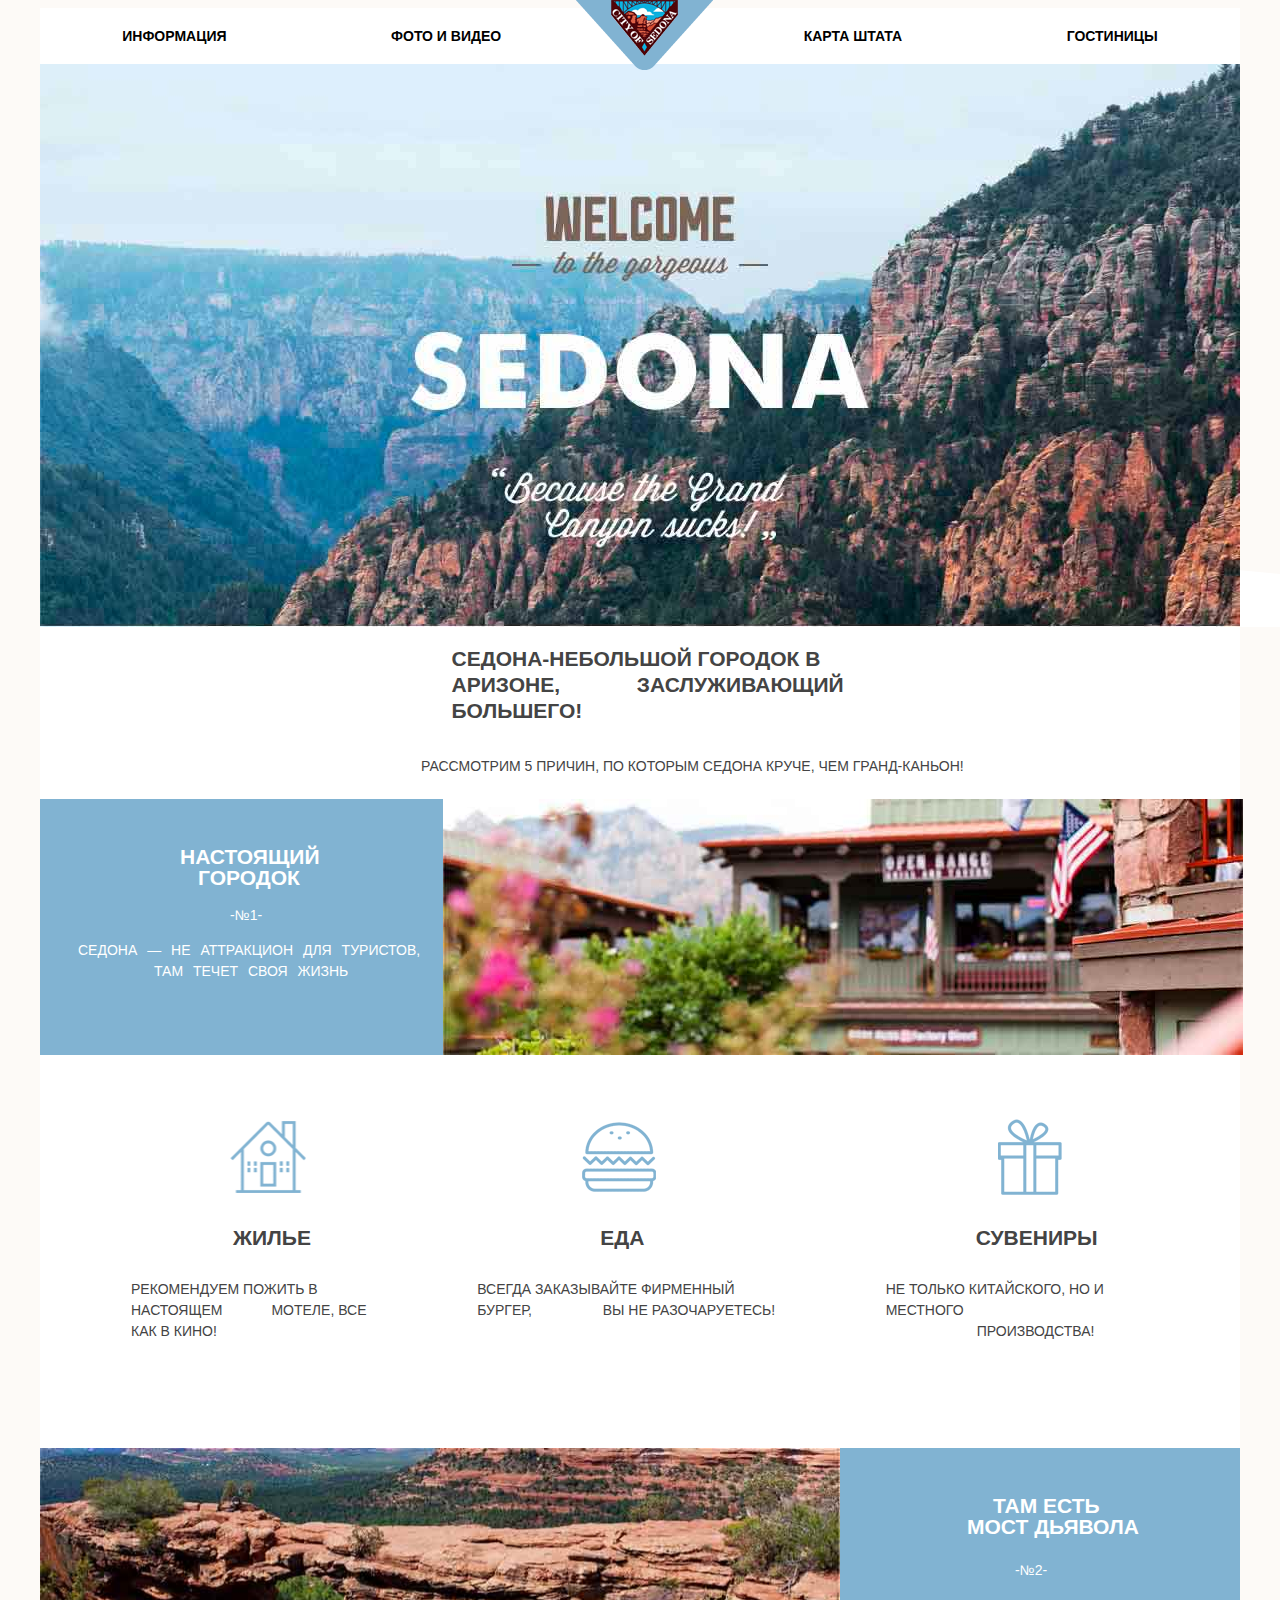
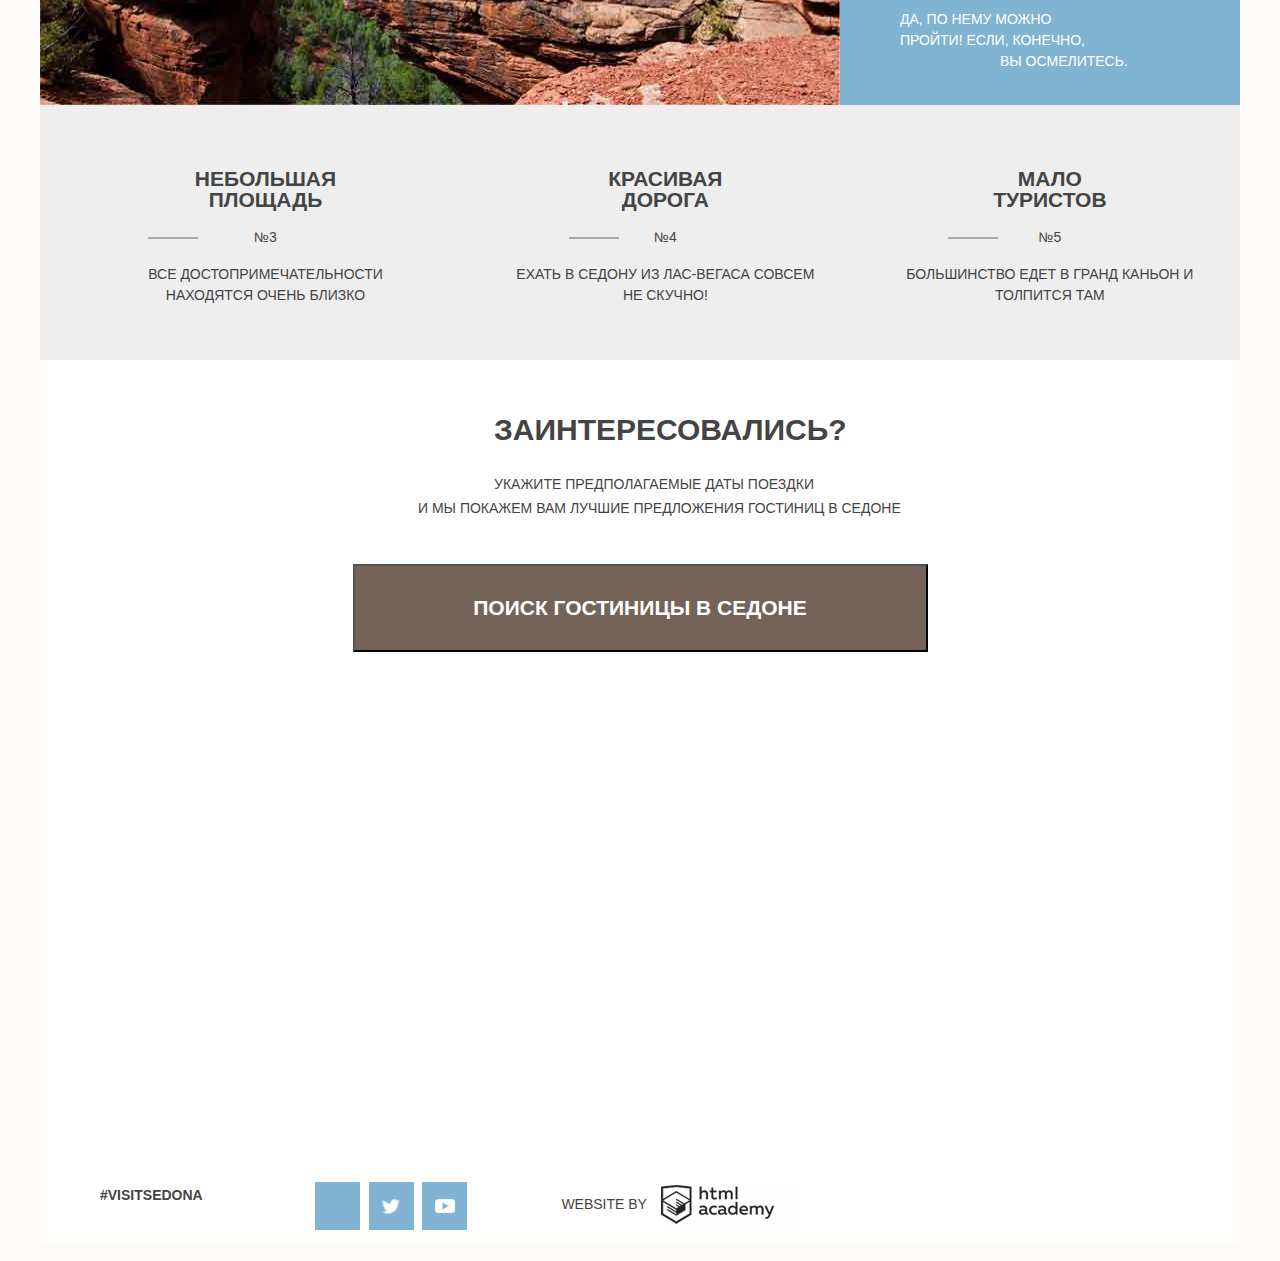
<file: index.html>
<!DOCTYPE html>
<html lang="ru">
<head>
    <link href="css/main-sedona.css" rel="stylesheet">
    <meta charset="utf-8">
    <title>HTML Academy: Седона</title>
    <script language="javascript" charset="utf-8" src="js/script.js" async type="text/javascript"></script>
</head>
<body>
    <header class="main-header">
        <div class="container">
            <nav class="main-navigation">
                <ul class="sedona-items">
                    <li> 
                      <a href="#">Информация</a> 
                     </li>
                    <li> 
                       <a href="#">Фото и видео</a>
                    </li>
                    <li> 
                      <a href="#">Карта штата</a> 
                    </li>
                    <li> 
                      <a href="#">Гостиницы</a>
                    </li>
                </ul>
            </nav>
        </div>
    </header>
    <main class="container">
        <div class="sedona-welcome">
            <img src="img/welcome.jpg" width = "1200"  width="100%" alt="Седона">
        </div>
        <div class="feature-item">
            <div class="features-description">
                <h1 class="features-title">Седона-небольшой городок в Аризоне, <span>заслуживающий большего!</span></h1>
                <p>Рассмотрим 5 причин, по которым седона круче, чем Гранд-Каньон!</p>
            </div>
         </div>
            <div class="features-facts">
                <div class="features-fact-left">
                    <b class="features-fact-name">Настоящий <span>городок</span></b>
                    <p><span>-</span>№1<span>-</span></p>
                    <p>Седона &mdash; не аттракцион для туристов, <span>там течет своя жизнь</span></p>
                </div>
                <div class="features-fact-right">
                </div>
            </div>
            <div class="features-describe">
                <section class="section house-section">
                    <div class="image house-image">
                    </div>
                    <h2 class="house-describe-title">Жилье</h2>
                    <p class="house-desсription">Рекомендуем пожить в настоящем <span>мотеле, все как в кино!</span></p>
                </section>
                <section class="section food-section"> 
                    <div class="image food-image">
                    </div>
                    <h2 class="food-description-title">Еда</h2>
                    <p>Всегда заказывайте фирменный бургер, <span>вы не разочаруетесь!</span></p>
                </section>
                <section class="section souvenirs-section">
                     <div class="image souvenirs-image">
                    </div>
                    <h2 class="souvenirs-description-title">Сувениры</h2>
                    <p class="souvenirs-description">Не только китайского, но и местного <span>производства!</span></p>
                </section>
            </div>
        <div class="features-fact two">
            <div class="features-fact-left">
                <img src="img/fact_2.jpg" width="800px" height="257px" width="100%" alt="Мост Дьявола">
            </div>
            <div class="features-fact-right">
                <b class="features-fact-name"><span>Там есть</span><span>мост дьявола</span></b>
                <p><span>-</span>№2<span>-</span></p>
                <p><span>Да, по нему можно</span> <span> пройти! Если, конечно,</span><span class="strong">вы осмелитесь.</span></p>
            </div>
        </div>
        <div class="features-advantages">
            <ul class="features-advantages-describe">
                <li>
                    <h2 class="fact-title">Небольшая <span>площадь</span></h2>
                    <div class="fact-number">
                    <p>№3</p>
                    </div>
                    <p class="fact-description">Все достопримечательности <span>находятся очень близко</span></p>
                </li>
                <li>
                    <h2 class="fact-title">Красивая <span>дорога</span></h2>
                    <div class="fact-number">
                    <p>№4</p>
                    </div>
                    <p class="fact-description">Ехать в Седону из Лас-Вегаса совсем <span>не скучно!</span></p>
                </li>
                <li>
                    <h2 class="fact-title">Мало <span>туристов</span></h2>
                    <div class="fact-number">
                    <p>№5</p>
                    </div>
                    <p class="fact-description">Большинство едет в Гранд Каньон и <span>толпится там</span></p>
                </li>
            </ul>
        </div>
        <div class="pre-searchform">
            <h2 class="pre-searchform-title">Заинтересовались?</h2>
            <p class="pre-searchform-description">Укажите предполагаемые даты поездки <span>и мы покажем вам лучшие предложения гостиниц в Седоне</span></p>
            <button type="button" class="searchform-btn">Поиск гостиницы в Седоне</button>
            <div class="modal-content">
                <form class="date-form" action="https//htmlacademy.ru">
                    <label for="checkin-form">
                         Дата заезда:
                        <input type="date-select-form" name="date-select-form" id="checkin-form" value="24 апреля 2016">
                    </label>
                    <label for="checkout-form">
                        Дата выезда:
                        <input type="text" name="date-select-form" id="checkout-form" value="4 июля 2016">
                    </label>
                    <div class="number-of-adults">
                        <label for="adults-value">
                            Взрослые:
                            <div class="custom-form">
                                <a class="sprite sprite-minus"></a>
                                <input type="text" value="1" size="4" max="7" name="people-value" id="adults-value">
                                <a class="sprite sprite-plus"></a>
                            </div>
                        </label>
                    </div>
                    <div class="number-of-kids">
                        <label for="kids-value">
                            Дети:
                            <div class="custom-form">
                                <a class="sprite sprite-minus"></a>
                                <input type="text" value="0" size="5" max="5" name="people-value" id="kids-value">
                                <a class="sprite sprite-plus"></a>
                            </div>
                        </label>
                    </div>
                <a class="btn-modal" href="#"><span>Найти</span></a>
                </form>
            </div>
        </div>
        <div class="map-image">
            <iframe src="https://www.google.com/maps/embed?pb=!1m18!1m12!1m3!1d10208.299162354346!2d-112.06443946604136!3d34.75754343318087!2m3!1f0!2f0!3f0!3m2!1i1024!2i768!4f13.1!3m3!1m2!1s0x0%3A0xd8af3d0583924b16!2sChateau+Tumbleweed+Winery+%26+Tasting+Room!5e0!3m2!1sru!2sru!4v1501491346886" width="100%" height="475" frameborder="0" style="border:0" allowfullscreen></iframe>
        </div>
    </main>
    <footer class="main-footer">
        <div class="container">
            <section class="footer-hashtags">
                <p>#VISITSEDONA</p>
            </section>
            <section class="footer-social">
                <a class="social-btn social-btn-vk" href="#">Твиттер</a>
                <a class="social-btn social-btn-twitter" href="#">Фейсбук</a>
                <a class="social-btn social-btn-youtube" href="#">Ютуб</a>
            </section>
            <section class="footer-copyright">
                <p>Website by</p>
                <a class="btn" href="https://htmlacademy.ru">HTML Academy</a>
            </section>
        </div>
    </footer>
</body>
</html>
</file>
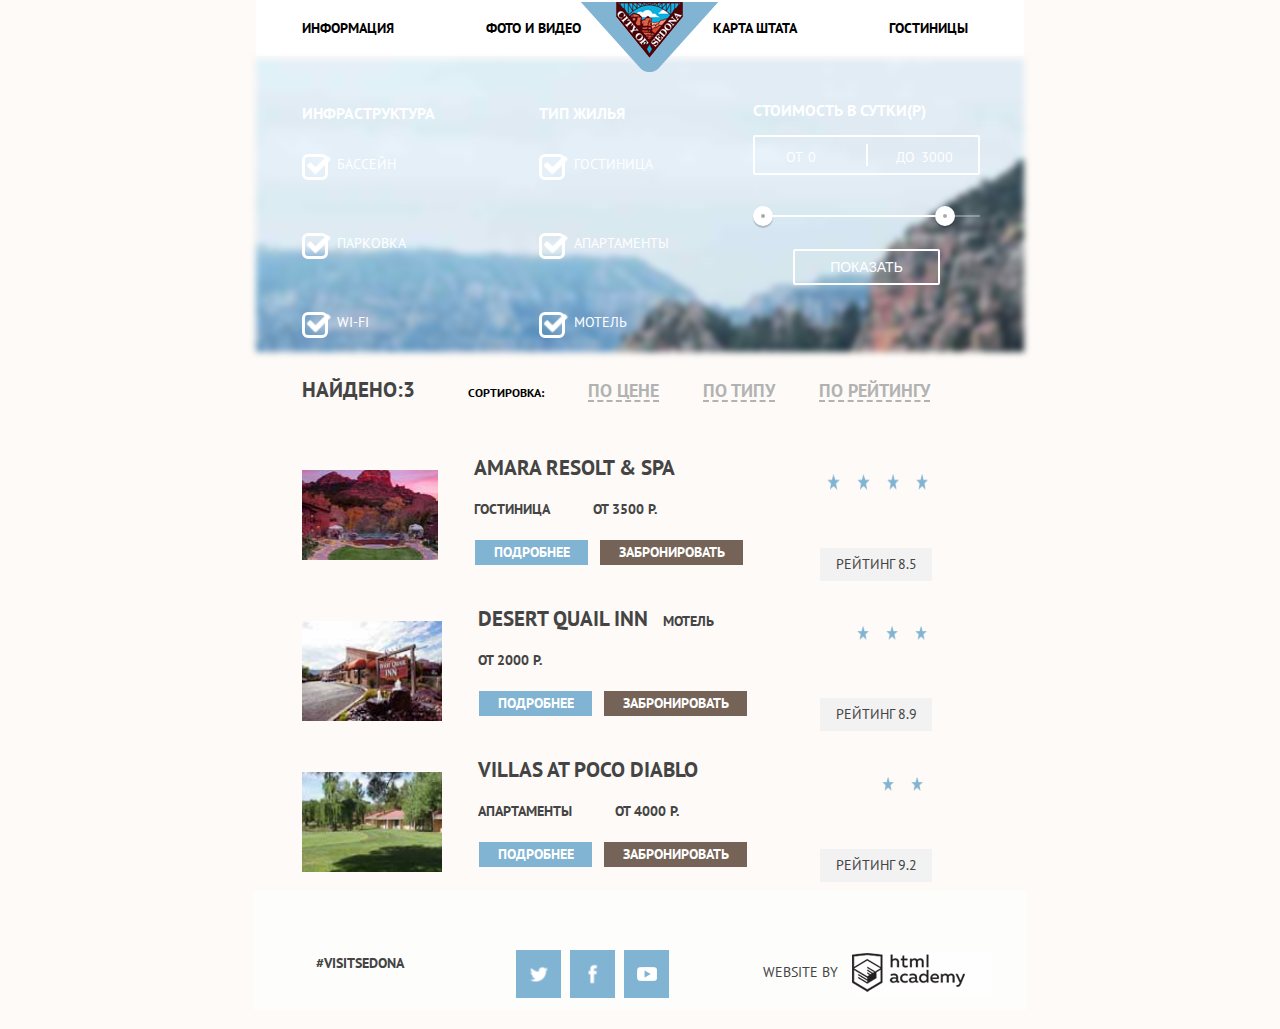
<file: inner.html>
<!DOCTYPE html>
<html lang="ru">
<head>
    <link href="css/normalize.css" type="text/css" rel="stylesheet">
    <link rel="stylesheet" href="https://fonts.googleapis.com/css?family=PT+Sans:400,700&amp;subset=cyrillic">
    <link href="css/style-inner.css" rel="stylesheet">
    <meta charset="utf-8">
    <title>HTML Academy: Седона</title>
</head>
<body>
    <header class="main-header">
        <div class="container">
            <nav class="main-navigation">
                <ul>
                    <li> 
                        <a href="#">Информация</a> 
                    </li>
                    <li> 
                        <a href="#">Фото и видео</a> 
                    </li>
                    <li> 
                        <a href="#">Карта штата</a> 
                    </li>
                    <li> 
                        <a href="#">Гостиницы</a> 
                    </li>
                </ul>
            </nav>
        </div>
    </header>
    <main class="container clearfix">
        <div class="filter-items clearfix">
            <div class="filter-items-left">
                <h3 class="filter-item-left-title">Инфраструктура</h3>
                <form action="https://echo.htmlacademy.ru" method="GET">
                    <input type="checkbox" checked name="items-checkbox" id="swimming-pool">
                    <label for ="swimming-pool">Бассейн</label>
                    <br></br>
                    <input type="checkbox" checked name="items-checkbox" id="parking">
                    <label for="parking">Парковка</label>
                    <br></br>
                    <input type="checkbox" checked name="items-checkbox" id="wi-fi">
                    <label for ="wi-fi">Wi-fi</label>
                <br></br>
                </form>
            </div>
            <div class="filter-items-lefter clearfix">    
                <h3 class="filter-item-left-title">Тип жилья</h3>
                <form action="https://echo.htmlacademy.ru" method="GET">
                    <input type="checkbox" checked name="items-checkbox" id="Guest-house">
                    <label for="Guest-house">Гостиница</label>
                    <br></br>
                    <input type="checkbox" checked name="items-checkbox" id="Apartaments">
                    <label for="Apartaments">Апартаменты</label>
                    <br></br>
                    <input type="checkbox" checked name="items-checkbox" id="Motel">
                    <label for="Motel">Мотель</label>
                </form>
            </div>
            <div class="filter-range">
                <h2 class="filter-range-title">Стоимость в сутки(P)</h2>
                    <div class="price-controls">
                        <form action="https://echo.htmlacademy.ru" method="GET">
                                <label class="min-price">от <input type="text" name="min-price" value="0"></label>
                                <label class="max-price">до <input type="text" name="max-price" value="3000"></label>
                            </form>
                    </div>
                    <div class="range-controls">
                        <div class="scale">
                         <div class="bar"></div>
                         </div>
                        <div class="range-toggle range-toggle-min"></div>
                        <div class="range-toggle range-toggle-max"></div>
                    </div>
                    <!-- <div class="filter-average-to">
                        <form action="https://echo.htmlacademy.ru" method="GET">
                        <label for="number-before">До 3000</label>
                            <input type="number" name="number" id="number-before" value="3000">
                        </form>
                    </div>
                </div>
                <div class="filterline-items">
                    <div class="filterline">
                    </div>
                    <div class="cost-slide-one">
                    </div>
                    <div class="filterline-selected-range">
                    </div>
                    <div class="cost-slide-two">
                    </div>
                </div> -->
                <button class="show-hostels" type="submit">Показать</button>
            </div>
        </div>
        <div class="hotel-filters">
            <div class="hotels-types-filters">
                <div class="hotels-types-content">
                    <h2 class="found-title">Найдено:3</h2>
                    <h3 class="hotels-sort">Сортировка:</h3>
                    <a href="#">По цене</a>
                    <a href="#">По типу</a>
                    <a href="#">По рейтингу</a>
                </div>
            </div>
            <div class="hotels-items">
                <div class="sort-icons">
                    <div class="sort-item-down">
                      <!--   <a href="#">
                            <img src="img/icon_down.svg" width="20" height="20" alt="иконка вниз">
                        </a> -->
                    </div>
                    <div class="sort-item-up">
                       <!--  <a href="#">
                            <img src="img/icon_up.svg" width="20" height="20" alt="иконка вверх">
                        </a> -->
                    </div>
                 </div>
                </div>
            </div>
            <div class="hotels-content">
                <div class="hotels-block-one">
                <div class="hotels-block-left">
                 <img src="img/amara_resort_hotel.jpg" width="136" height="90" alt="Отель Амара">
                </div>
                <div class="hotels-middle-block">
                    <h2 class="hotel-title">Amara resolt & Spa</h2>
                    <span class="hotels-description">Гостиница</span>
                    <span class="hotels-price">От 3500 р.</span>
                    <input type="button" value="Подробнее" onclick="" id="button-details"> 
                    <input type="button" value="Забронировать" onclick="" id="button-order">
                </div>
                <div class="hotels-right-block">
                    <div class="rating">
                        <ul class="stars-rating">
                            <li>
                                <img src="img/stars.png" width="15" height="16" alt="рейтинг отеля">
                            </li>
                            <li>
                                <img src="img/stars.png" width="15" height="16" alt="рейтинг отеля">
                            </li>
                            <li>
                                <img src="img/stars.png" width="14" height="16" alt="рейтинг отеля">
                            </li>
                            <li>
                                <img src="img/stars.png" width="14" height="16" alt="рейтинг отеля">
                            </li>
                        </ul>
                    </div>
                    <span class="total-hotel-rating">Рейтинг 8.5</span>
                </div>
            </div>
            <div class="hotels-block-two">
                <div class="hotels-block-left">
                     <img src="img/desert_quail_inn_hotel.jpg" width="140" height="100" alt="отель desert_quail_inn_hotel">
                </div>
                <div class="hotels-middle-block">
                    <h2 class="hotel-title">DESERT QUAIL INN</h2>
                    <span class="hotels-description">Мотель</span>
                    <span class="hotels-price">От 2000 р.</span>
                    <form action="URL">
                        <input type="button" value="Подробнее"  class="button" onclick="" id="button-details"> 
                        <input type="button" value="Забронировать" onclick="" id="button-order">
                    </form>
              <!--       <a class="about-hotel-btn">Подробнее</a> -->
                </div>
                <div class="hotels-right-block">
                    <div class="rating">
                         <ul class="stars-rating">
                            <li>
                                <img src="img/stars.png" width="14" height="14" alt="рейтинг отеля">
                            </li>
                            <li>
                                <img src="img/stars.png" width="14" height="14" alt="рейтинг отеля">
                            </li>
                            <li>
                                <img src="img/stars.png" width="14" height="14" alt="рейтинг отеля">
                            </li>
                          </ul>
                    </div>
                    <span class="total-hotel-rating">Рейтинг 8.9</span>
                </div>
            </div>
            <div class="hotels-block-three">
                <div class="hotels-block-left">
                    <img src="img/villas_at_poco_diablo.jpg" width="140" height="100" alt="hotel villas_at_poco_diablo ">
                </div>
                <div class="hotels-middle-block">
                    <h2 class="hotel-title">VILLAS AT POCO DIABLO</h2>
                    <span class="hotels-description">Апартаменты</span>
                    <span class="hotels-price">От 4000 р.</span>
                    <input type="button" value="Подробнее" onclick="" id="button-details"> 
                    <input type="button" value="Забронировать" onclick="" id="button-order">
                </div>
                <div class="hotels-right-block">
                    <div class="rating">
                         <ul class="stars-rating">
                            <li>
                                <img src="img/stars.png" width="14" height="14" alt="рейтинг отеля">
                            </li>
                            <li>
                                <img src="img/stars.png" width="14" height="14" alt="рейтинг отеля">
                            </li>
                        </ul>
                    </div>
                    <span class="total-hotel-rating">Рейтинг 9.2</span>
                </div>
            </div>
        </div>
    </main>
    <footer class="main-footer">
        <div class="container clearfix">
            <section class="footer-hashtags">
                <p>#VISITSEDONA</p>
            </section>
            <section class="footer-social">
                <a class="social-btn social-btn-twitter" href="#">Твиттер</a>
                <a class="social-btn social-btn-facebook" href="#">Фейсбук</a>
                <a class="social-btn social-btn-youtube" href="#">Ютуб</a>
            </section>
            <section class="footer-copyright">
                <p>Website by</p>
                <a class="btn" href="https://htmlacademy.ru">HTML Academy</a>
            </section>
        </div>
    </footer>
</body>
</html>
</file>
<file: css/main-sedona.css>
body {
	font-family:"PT Sans", "Helvetica", "Arial", "sans-serif";
	font-size: 14px;
	font-weight: bold;
	line-height: 150%;
	color: #444444;
	min-width: 1200px;
	min-height: 2762px;
	background-size: 1200px auto;
	font-size: 14px;
	font-weight: bold;
	background-color: #fdfaf7;
	text-transform: uppercase;
}
h3 {
	font-weight: bold;
	color:#000000;
}
.sedona-welcome {
	position: relative;
	width:1200px;
	height: 520px;
}
  .container {
	width: 1200px;
	margin: 0 auto;
	background-color: #ffffff;
  	/*padding: 0 10px;*/
}
.main-header {
	background-color: #ffffff; 
	width: 1200px;
	margin: 0 auto;
	height: 56px;
}
.main-header .container {
	width: 1200px;
}
.sedona-items {
	list-style-type:none;
	display: flex;
	justify-content: space-around;
}
.main-navigation ul {
	margin: 0;
	padding:0;
	font-size: 0;
	list-style-type: none;
}
.main-navigation a {
	display: block;
	padding-bottom: 15px;
	padding-top: 15px;
	padding-left: 46px;
	padding-right: 46px;
	color: #000000;
	text-decoration: none;
}
.main-navigation li {
	display: inline-block;
	vertical-align: top;
	font-size: 14px;
	line-height: 26px;
}

.main-navigation a:hover {
	color: #81b3d2;
}
.main-navigation a:active {
	color: #b2b2b2;
}

.main-navigation > ul > li:nth-child(2) > a::after{
		content: "";
		position: absolute;
		width:137px;
		height: 70px;
		background: url("../img/logo_right.png");
		top:0px;
		z-index: 150;
		background-repeat: no-repeat;
		margin-left: 75px;
	}

.main-navigation > ul > li:nth-child(2) > a {
	padding-right: 184px;
}


/*.main-navigation > ul > li {
	display: inline;
	margin-top:20px; 
}
.main-navigation > ul > li:nth-child(1) {
	margin-right: 61px;
	margin-left: 10px;
}
.main-navigation > ul > li:nth-child(2) {
	margin-right: 182px;
}
.main-navigation > ul > li:nth-child(3) {
	margin-right:61px;
}
.main-navigation > ul > li:nth-child(4) {
	margin-right:56px;
}
*/
.main .container {
	margin: 0 auto;
	width:  100%;
	height: 2588px;
}

.filter-items {
	background: #069ecc url("../img/filters_background.jpg") no-repeat center top;
}

.filter-items-left {
	vertical-align: top;
	display: inline-block;
	margin-top:31px;
	margin-right: 100px;
	height: 185px;
	margin-left: 46px;
	color:#ffffff;
}

.clearfix::after {
  content: "";
  display:table;
  clear:both;
}

.filter-items-right {
	display: inline-block;
	margin-top: 32px;
	color:#ffffff;
}

.filter-items-lefter {
	vertical-align: top;
	margin-right: 75px;
	display: inline-block;
	margin-top:31px;
	color:#ffffff;
}

.filter-item-left-title {
	margin-bottom: 30px;
	color:#ffffff;
}

.items-checkbox {
	margin-bottom: 24px;
}

/*label .swimming-pool {
	margin-bottom: 24px;
}
*/
.swimming-pool {
	float:left;
}
.hotels-types-content {
	margin-left: 46px; 
}
.hotels-types-content > a {
	display: inline-block;
}
.hotels-types-content > h3, h2 {
	display: inline-block;
}
.found-title {
	margin-right: 49px;
}
.hotels-sort {
	margin-right: 40px;
	font-size: 12px;
	line-height: 18px;
}
.found-title {
	line-height: 26px;
	font-size: 21px;
}
.hotels-types-content > a {
	margin-right: 40px;
	margin-top:36px;
	margin-bottom: 36px;
	line-height: 12px;
	font-size: 18px;
	color: #b2b2b2;
	text-decoration: none;
	border-bottom:  2px dashed;
	padding-bottom: 3px;
}

.hotels-types-content > a:hover {
	color: #81b3d2;
}

.hotels-types-content > a:active {
	color: #222222;
	border-bottom:none;
}
.hotels-middle-block {
	display: inline-block;
	vertical-align: top;
	width: 276px;
	height: 151px;
}

.hotels-description {
	margin-top: 19px;
	margin-right: 39px;
}

.hotels-content {
	margin-left: 46px;
}
.hotels-block-left {
	display: inline-block;
	vertical-align: top;
	margin-top: 32px;
	margin-right: 32px;	
}

.hotels-middle-block > h2 {
	display: inline-block;
	font-size: 21px;
	font-weight: bold;
	line-height: 26px;
}

.stars-rating {
	margin: 0; /* Обнуляем значение отступов */
    padding: 4px; /* Значение полей */
}
.stars-rating > li {
	display: inline; /* Отображать как строчный элемент */
    margin-right: 5px; /* Отступ слева */
    padding: 3px; /* Поля вокруг текста */
}
.hotels-block-three > .hotels-right-block > .rating > .stars-rating {
	margin-left: 55px;
}

.hotels-block-two > .hotels-right-block > .rating > .stars-rating {
	margin-left: 30px;
}

.hotels-right-block {
	margin-right: 46px;
	margin-top: 32px;
	float: right;
}

.hotel-one-title {
	margin-bottom: 18px;
}

.total-hotel-rating {
	margin-top: 54px;
}

.about-hotel-btn {
	margin-top: 20px;
}

#button-details {
	display: inline-block;
	padding: 0px;
	left: 1px;
	position: relative;
	outline: none;
	border: 0px;
	background-color: #81b3d2;
	width: 113px;
	height: 25px;
	top:20px;
	line-height: 21px;
	color: #ffffff;
	text-transform: uppercase;
	font-family:"PT Sans", "Helvetica", "Arial", "sans-serif";
	font-weight: bold;

}

#button-order {
	display: inline-block;
	text-align: center;
	vertical-align: top;
	padding: 0px;
	left: 9px;
	position: relative;
	outline: none;
	border: 0px;
	background-color: #766357;
	width: 143px;
	height: 25px;
	top:20px;
	font-size: 14px;
	font-family:"PT Sans", "Helvetica", "Arial", "sans-serif";
	font-weight: bold;
	line-height: 21px;
	color: #ffffff;
	text-transform: uppercase;
}

.total-hotel-rating {
	margin-right: 46px;
	display: inline-block;
	margin-top:48px;
	background-color: #f2f2f2;
	width: 112px;
	height: 27px;
	padding-top: 6px;
	text-align: center;
	font-weight: normal;
}

.hotel-title {
	margin-right: 11px;
}

.hotel-title:hover {
	color: #81b3d2;
}

.hotel-title:active {
	color:#cacaca;
}

.social-btn {
    background-repeat: no-repeat;
    background-color: #81b3d2;
    position: relative;
    display: inline-block;
    vertical-align: top;
    font-size: 0;
    width: 45px;
    height: 48px;
    margin-right: 5px;
}

.social-btn:hover {
	background-color: #669ec0;
}


.social-btn:active {
	background-color: #5496bd;
}

.social-btn::before {
	content: "";
	position: absolute;
	top: 50%;
	left:50%;
	transform: translate(-50%, -50%);
	background-image: url("../img/spritesheets.png");
	background-repeat: no-repeat;
}

/*.social-btn:active {
	background-color: #5496bd;
}

.social-btn:hover {
	background-color: #669ec0;
}
*/
.social-btn-youtube::before {
	content: "";
	display: inline-block;
  	width: 20px;
    height: 14px;
    background-position: -10px -10px;
}
.social-btn-youtube::before:active {
	background: black;
}
.sprite-_ {
    width: 11px;
    height: 10px;
    background-position: -10px -44px;
}
.sprite-_ {
    width: 11px;
    height: 10px;
    background-position: -10px -74px;
}
.sprite-burger {
    width: 74px;
    height: 70px;
    background-position: -10px -104px;
}
.social-btn-facebook::before{
    width: 9px;
    height: 19px;
    background-position: -10px -194px;
}
.social-btn-facebook::before:active {
		background-color: #5496bd;
}
.sprite-house {
    width: 75px;
    height: 72px;
    background-position: -10px -233px;
}
.sprite-present {
    width: 64px;
    height: 76px;
    background-position: -10px -325px;
}
.social-btn-twitter::before {
	width: 19px;
    height: 15px;
    background-position: -10px -421px;
/*.social-btn-twitter:active {
	opacity: 0.6;
	backgroun*/d-color: #5496bd;
}

.footer-hashtags {
	float:left;
	margin-top: 53px;
	margin-left: 60px;
	margin: 0 auto;
}
.main-footer {
	width: 1200px;
	height: 122px;
	background: #fdfefc;
	margin: 0 auto;
}
.footer-hashtags p {
	margin-top: 59px;
	float: left;
	margin-right: 112px;
	margin-left: 60px;
	font-weight: bold;
	text-transform: uppercase;
	line-height: 26px;
	margin-bottom: 53px;
}
.footer-copyright {
	display: inline-block;
	margin-right: 35px;
	margin-top:42px;
}
.footer-copyright p {
	margin-top: 26px;
	font-weight: normal;
	font-size: 14px;
	line-height: 26px;
	display: inline-block;
	vertical-align: top;
}
.btn {
	position: relative;
	display: inline-block;
	vertical-align: top;
	top:20px;
	left: 10px;
}
.btn::before {
	position: absolute;
	content: "";
	background-image: url("../img/html_academy_logo.png");
	background-color:  #fefefe;
	width: 140px;
	height: 42px;
	background-repeat: no-repeat;
}
.footer-social {
	display: inline-block;
	margin-top: 59px;
	margin-right: 85px;
	vertical-align: top;
}
input[name="items-checkbox"] {
	display: none;
	line-height: 21px;
	position: relative;
	cursor: pointer;
/*	margin: 10px 0;*/
	margin-bottom: 17px;
	font-size: 14px;
	font-weight: normal;
}
label {
	position: relative;
	display: block;
	line-height: 21px;
	margin-bottom: 17px;
	padding-left: 35px;
	padding-right: 5px;
	font-size: 14px;
	font-weight: normal;
	cursor: pointer;
	margin-bottom: 16px;
}
input[name="items-checkbox"] + label::before {
	content: "";
	display: block;
	width: 20px;
	height: 20px;
	position: absolute;
	top: 0;
	left: 0;
	border: 3px solid white;
	border-radius: 6px;	
}
input[name="items-checkbox"]:checked + label::after {
	content: "";
	width: 31px;
	height: 24px;
	position: absolute;
	top: -12px;
	left: -16px;
	transform: translate(50%, 50%);
	background-image: url("../img/galochka.png");
	background-repeat: no-repeat;
	background-size: contain;
}
input[name="items-checkbox"]:checked + label::after::hover {
	background-color: 
}
.sedona-welcome > img {
	width:100%;
	z-index: 100;
}
.sedona-welcome::after {
	content: "";
	background:  url("../img/white_upperground.png");
	position: absolute;
	width: 1200px;
	height: 60px;
	background-repeat: no-repeat;
	top:506px;
}
.feature-item {
	width: 768px;
	text-transform: uppercase;
	height: 153px;
	margin: 0 auto;
	background-color: #ffffff;
}

.features-title {
	margin: 0 auto;
	font-size: 21px;
	font-weight: bold;
	line-height: 26px;
	margin-top: 62px;
	max-width: 442px;
	padding-left: 65px;
}
.features-description > p {
	font-size: 14px;
	font-weight: normal;
	line-height: 26px;
	padding-left: 165px;
	margin-top: 29px;
}
.features-title > span {
		margin-left: 30px;
		margin: 0 auto;
		padding-left: 71px;
}
.features-facts {
	width: 1203px;
	height: 260px;
	margin-bottom: 60px;
}
.features-fact-left {
	float: left;
	width: 403px;
	height: 256px;
	background-color: #81b3d2;
	color:#ffffff;
}
.features-fact-name {
	font-size: 21px;
	line-height: 21px;
	padding-top: 47px;
	display: inline-block;
	padding-left: 140px;
	word-spacing: 103px;
}

.features-fact-name > span {
	padding-left: 18px;
}

.features-fact-left > p {
	font-size: 14px;
	font-weight: normal;
	line-height: 21px;
}

.features-fact-left > p:nth-of-type(1) {
	padding-left: 190px;
}
.features-fact-left > p:nth-of-type(2) {
	padding-left: 38px;
	margin-right: 22px;
	word-spacing: 6px;
}

.features-fact-name > span:nth-of-type(2){
	margin-left: 123px;
}

.features-fact-left > p:nth-of-type(2) > span:nth-child(1) {
	margin-left: 76px;
}
.features-fact-right {
	float:right;
	width: 800px;
	height: 259px;
	background-image: url(../img/fact_1.jpg);
	background-repeat: no-repeat;
	background-size: contain;
}
.features-describe {
	width: 1200px;
	margin-bottom: 92px;
	display: flex;
	justify-content: space-around;
	align-items: baseline;
}

.section {
	display: inline-block;
	vertical-align: top;
	max-width: 332px;
	max-height: 335px;
	padding-right: 90px;
	line-height: 21px;
	font-size: 14px;
	font-weight: normal;	
	overflow: hidden;
}

.house-section {
	padding-left: 50px;
}

.house-describe-title {
	margin-top: 32px;
	margin-left: 143px;
	font-size: 21px;
}

.house-section > p > span:nth-of-type(1) {
	margin-left: 45px;
}

.house-section > p > span:nth-of-type(2) {
	margin-left: 23px;
}

.house-section::before {
	background-image: 
}
.house-desсription {
	margin-left: 41px;
}

/*.souvenirs-section {
	padding-right: 46px;
	padding-left: 0px;
	max-width: 147px;
	max-height: 226px;
	display: inline-block;
	vertical-align: top;
}*/

.souvenirs-section > p > span:nth-of-type(1) {
	margin-left: 91px;
}

.food-section > p > span:nth-of-type(1) {
	margin-left: 67px;
}

.image {
	background-repeat: no-repeat;
    position: relative;
    vertical-align: top;
    font-size: 0;
	width: 77px;
	height: 76px;
}

.image::before {
	content: "";
	position: absolute;
	top: 50%;
	left: 101%;
	transform: translate(-50%, -50%);
	background-image: url("../img/spritesheets.png");
	background-repeat: no-repeat;
}

.house-image::before {
	width: 75px;
    height: 72px;
    background-position: -10px -233px;
    left: 108%;
}

.house-image {
	margin-left: 95px;
}
.souvenirs-image::before {
	width: 64px;
    height: 76px;
    background-position: -10px -325px;
    left: 104%;
}


.souvenirs-image {
	padding-left: 81px;
}


.food-image::before {
	width: 74px;
    height: 70px; 
    background-position: -10px -104px;
    left: 90%;
}
.food-description-title {
	margin-left: 123px;
	margin-top: 32px;
}

.souvenirs-description {
	margin-left: 20px;
}
.souvenirs-description-title {
	margin-top: 32px;
	margin-left: 110px;
}
.souvenirs-description > span:nth-of-type(2) {
	margin-left: 27px;
}

.souvenirs-description > span:nth-of-type(3) {
		margin-left: 27px;
	}

.two {
	width: 1200px;
	height: 257px;
}


.two > .features-fact-right {
	float:right;
	max-width: 400px;
	height:257px;
	background-color: #81b3d2;
	color:#ffffff;
	background-image: none;
}

.two > .features-fact-left {
	max-width: 800px;
	height: 257px;
	float:left;
	background-color: #81b3d2;
	color:#ffffff;
}

.two > .features-fact-right > .features-fact-name {
	display: inline-block;
	padding-left:127px;
	word-spacing: normal;
}


.two > .features-fact-right > .features-fact-name > span {
	display: inline-block;
	padding-left: 0px;
	margin-left: 0px;
}


.two > .features-fact-right > .features-fact-name > span:nth-child(1) {
	margin-right: 38px;
	margin-left: 26px;
}

.two > .features-fact-name > span:nth-child(2) {}

.two > .features-fact-right > p {
	font-weight: normal;
}

.two > .features-fact-right > p:nth-of-type(1) {
		padding-left: 175px;
		margin-top: 20px;
}


.two > .features-fact-right > p:nth-of-type(2) {
	display: inline-block;
	padding-left: 60px;
} 
.two > .features-fact-right > p:nth-of-type(2) > span {
	display: inline-block;
}

.features-advantages {
	width: 1200px;
	height: 255px;
	background-color: #eeeeee;
	display: flex;
}

.features-fact-name > p:nth-of-type(2) > span:nth-of-type(3)  {
		
}
.strong {
	padding-left: 100px;
}
.features-advantages-describe {
	display: flex;
	justify-content: space-between;
	list-style-type: none;
	line-height: 21px;
	font-size: 14px;
	padding-right: 100px;
	padding: 5px;
	margin-top: 20px;
}
.features-advantages-describe  > li {
	font-weight: normal;
	padding-left: 20px;
	text-align: center;
	margin: 20px;

}

.fact-number p {
	display:inline-block;
	position: relative;
	margin: 0px;
	padding: 0 25px;
	z-index: 2;
}
.fact-number::after {
  content: "";
  display: block;
  border-bottom: 2px solid #a8a8a8;
  position: relative;
  top: -11px;
  width:50px;
  z-index: 1;
  left: 63px;
}
.food-image {
	padding-left: 80px;
}
.fact-title {
	word-spacing: 171px;
}
.fact-description > span {
	display: inline-block;
}
.pre-searchform {
	width: 1200px;
	height: 291px;
}
.pre-searchform-title {
	padding-left: 454px;
	font-size: 30px;
	line-height: 24px;
	margin-top: 58px;
}
.pre-searchform-description {
	padding-left: 454px;
	display: inline-block;
	font-size: 14px;
	line-height: 24px;
	font-weight: normal;
	margin-top: 5px;

}
.pre-searchform-description > span  {
	display: block;
	margin-left: -76px;
}

.searchform-btn {
	display: block;
	margin: 0 auto;
	width: 575px;
	height: 88px;
	background-color: #766357;
	text-transform: uppercase;
	font-weight: bold;
	color: #ffffff;
	font-size: 21px;
	line-height: 26px;
	font-family:"PT Sans", "Helvetica", "Arial", "sans-serif"; 
	margin-top: 30px;
	cursor: pointer;
}
.map-image {
	max-width: 1200px;
	height: 472px;
}
.modal-content {
	width: 576px;
	height: 397px;
	background-color: #ffffff;
	position: relative; 
	top: 0px;
	left: 312px;
	display: none;
}

.modal-content > form > label {
	font-weight: bold;
	color: #000000;
	line-height: 26px;
	font-size: 14px;
}

.modal-content > form {
	margin-left: 50px;
	padding-top: 58px;
}

.modal-content::after {
	content: "";
	background-image: url("../img/1-crop.png");
	position: absolute;
	width: 50px;
	height: 50px;
	top: 13px;
}

.show {
	display: block;
	overflow: hidden;
}
.btn-modal {
	display: inline-block;
	margin-left:50px;
	width: 459px;
	height: 60px;
	overflow: hidden;
	background-color: #81b3d2;
	margin: 0 auto;
	text-align: center;
	margin-top:55px;
}
.btn-modal > span {
	display: inline-block;
	padding-top:15px;
	font-size: 21px;
	line-height: 26px;
	font-weight: bold;
	color: #ffffff;
}
.number-of-adults, .number-of-kids {
	display: inline-block;
}

.number-of-adults > label {
	font-weight: bold;
	color: #000000;
	line-height: 26px;
	font-size: 14px;
}

.number-of-kids > label {
	font-weight: bold;
	color: #000000;
	line-height: 26px;
	font-size: 14px;	
}

input[name="date-select-form"]{
	margin-left: 21px;
	font-size: 14px;
	line-height: 26px;
	font-weight: bold;
	background-color: #f2f2f2;
	font-family: inherit;
	box-shadow: 0px 2px 3px rgba(0, 0, 0, 0.12);
	border:none;
	text-transform: uppercase;
	width: 300px;
	padding: 6px;
	background-image: url(../img/spritesheet_form.png);
	background-repeat: no-repeat;
    background-position: 100% -2px;
}
input[name="people-value"] {
	margin-left: 28px;
	height: 21px;
	font-size: 14px;
	line-height: 26px;
	font-weight: bold;
	background-color: #f2f2f2;
	font-family: inherit;
	border:none;
	text-transform: uppercase;
	width: 40px;
	padding-top:9px;
	padding-bottom: 1px;
	text-align: center;
	cursor:pointer;
}

#checkin-form {
	  background-position: 101% -2px;
}
.custom-form {
	margin-left: 10px;
	display: inline-block;
}
.sprite  {
	background-image: url(../img/spritesheet_form.png);
    background-repeat: no-repeat;
    display:block;
    top: 7px;
    background-color: #f2f2f2;
}
.sprite-minus {
    width: 24px;
    height: 32px;
 	background-position: -1px -38px;
  	display: inline-block;
	border:none;
	position: relative;
	left: 31px;
}
.sprite-plus {
    width: 24px;
    height: 32px;
    background-position: -6px -64px;
    display: inline-block;
    background-color: #f2f2f2;
    border:none;
	position: relative;
	background-color: #f2f2f2;
	left: -4px;
	top: 7px;
}
    
@keyframes animation-kek {
/*	10% {
		width: 100px;
		opacity: 0.5;
	}
	20% {
		width: 200px;
		opacity: 0.5;
	}

	30% {
		width: 300px;
		opacity: 0.5;
	}
*/
	to {
		opacity: 0.3;		
}

	from {
		opacity: 1;
	}
}

@keyframes animation-car {
		to {
			transform: translateX(580px);
		}
}

.modal-content::after {
	animation-name: animation-car;
	animation-duration: 5s;
	animation-fill-mode:forwards;
}
.modal-content {
	animation-name: animation-kek;
	animation-duration: 0.2s;
	animation-direction: alternate-reverse;
</file>
<file: css/style-inner.css>
body {
	font-family:"PT Sans", "Helvetica", "Arial", "sans-serif";
	font-size: 14px;
	font-weight: bold;
	line-height: 150%;
	color: #444444;
	min-width: 968px;
	min-height: 933px;
	background-size: 1200px auto;
	font-size: 14px;
	font-weight: bold;
	background-color: #fdfaf7;
	text-transform: uppercase;
}


h3 {
	font-weight: bold;
	color:#000000;
}

.sedona-welcome {
	width: 100%;
/*	height: auto;*/
}

  .container {
	width: 768px;
	margin: 0 auto;
  	/*padding: 0 10px;*/
}


.main-header {
	background-color: #ffffff; 
	width: 768px;
	margin:0 auto;
}

.main-header .container {
	width: 768px;
}
.sedona-items {
	list-style-type:none;
}

.main-navigation ul {
	margin: 0;
	padding:0;
	font-size: 0;
	list-style-type: none;
}

.main-navigation a {
	display: block;
	padding-bottom: 15px;
	padding-top: 15px;
	padding-left: 46px;
	padding-right: 46px;
	color: #000000;
	text-decoration: none;
}

.main-navigation li {
	display: inline-block;
	vertical-align: top;
	font-size: 14px;
	line-height: 26px;
}

.main-navigation a:hover {
	color: #81b3d2;
}
.main-navigation a:active {
	color: #b2b2b2;
}

.main-navigation > ul > li:nth-child(2) > a::after {
		content: "";
		position: absolute;
		width:137px;
		height: 70px;
		background: url("../img/logo_right.png");
		top:2px;
		z-index: 3;
	}

.main-navigation > ul > li:nth-child(2) > a {
	padding-right: 86px;
}


/*.main-navigation > ul > li {
	display: inline;
	margin-top:20px; 
}
.main-navigation > ul > li:nth-child(1) {
	margin-right: 61px;
	margin-left: 10px;
}
.main-navigation > ul > li:nth-child(2) {
	margin-right: 182px;
}
.main-navigation > ul > li:nth-child(3) {
	margin-right:61px;
}
.main-navigation > ul > li:nth-child(4) {
	margin-right:56px;
}
*/
.main .container {
	margin: 0 auto;
	width:  100%;
	height: 2588px;
}

.background-img {
	background: #069ecc url("../img/filters_background.jpg") no-repeat center top;
	height: 221px;
	display: block;
  	filter: blur(5px);
	z-index: 1;
}

.filter-items {
	z-index: 2;
	position: relative;

}

.filter-items-left {
	vertical-align: top;
	display: inline-block;
	margin-top:31px;
	margin-right: 100px;
	height: 185px;
	margin-left: 46px;
	color:#ffffff;
}


.filter-items > .filter-items-left > h3 {
	font-size: 16px;
	line-height: 21px;
}

.filter-item-left-title {
	font-size: 16px;
	line-height: 21px;
}

.clearfix::after {
  content: "";
  display:table;
  clear:both;
}

.filter-items-right {
	display: inline-block;
	margin-top: 32px;
	color:#ffffff;
}

.filter-items-lefter {
	vertical-align: top;
	margin-right: 75px;
	display: inline-block;
	margin-top:31px;
	color:#ffffff;
}

.filter-item-left-title {
	margin-bottom: 30px;
	color:#ffffff;
}

.items-checkbox {
	margin-bottom: 24px;
}

/*label .swimming-pool {
	margin-bottom: 24px;
}
*/
.swimming-pool {
	float:left;
}

.hotels-types-content {
	margin-left: 46px; 
}

.hotels-types-content > a {
	display: inline-block;
}

.hotels-types-content > a:hover {

}

.hotels-types-content > h3, h2 {
	display: inline-block;
}
.found-title {
	margin-right: 49px;
}
.hotels-sort {
	margin-right: 40px;
	font-size: 12px;
	line-height: 18px;
}



.found-title {
	line-height: 26px;
	font-size: 21px;
}
.hotels-types-content > a {
	margin-right: 40px;
	margin-top:36px;
	margin-bottom: 36px;
	line-height: 12px;
	font-size: 18px;
	color: #b2b2b2;
	text-decoration: none;
	border-bottom:  2px dashed;
	padding-bottom: 3px;
}

.hotels-types-content > a:hover {
	color: #81b3d2;
}

.hotels-types-content > a:active {
	color: #222222;
	border-bottom:none;
}
.hotels-middle-block {
	display: inline-block;
	vertical-align: top;
	width: 276px;
	height: 151px;
}

.hotels-description {
	margin-top: 19px;
	margin-right: 39px;
}

.hotels-content {
	margin-left: 46px;
}
.hotels-block-left {
	display: inline-block;
	vertical-align: top;
	margin-top: 32px;
	margin-right: 32px;	
}

.hotels-middle-block > h2 {
	display: inline-block;
	font-size: 21px;
	font-weight: bold;
	line-height: 26px;
}

.stars-rating {
	margin: 0; /* Обнуляем значение отступов */
    padding: 4px; /* Значение полей */
}
.stars-rating > li {
	display: inline; /* Отображать как строчный элемент */
    margin-right: 5px; /* Отступ слева */
    padding: 3px; /* Поля вокруг текста */
}
.hotels-block-three > .hotels-right-block > .rating > .stars-rating {
	margin-left: 55px;
}

.hotels-block-two > .hotels-right-block > .rating > .stars-rating {
	margin-left: 30px;
}

.hotels-right-block {
	margin-right: 46px;
	margin-top: 32px;
	float: right;
}


.hotel-one-title {
	margin-bottom: 18px;
}

.total-hotel-rating {
	margin-top: 54px;
}

.about-hotel-btn {
	margin-top: 20px;
}

#button-details {
	display: inline-block;
	padding: 0px;
	left: 1px;
	position: relative;
	outline: none;
	border: 0px;
	background-color: #81b3d2;
	width: 113px;
	height: 25px;
	top:20px;
	line-height: 21px;
	color: #ffffff;
	text-transform: uppercase;
	font-family:"PT Sans", "Helvetica", "Arial", "sans-serif";
	font-weight: bold;

}

#button-order {
	display: inline-block;
	text-align: center;
	vertical-align: top;
	padding: 0px;
	left: 9px;
	position: relative;
	outline: none;
	border: 0px;
	background-color: #766357;
	width: 143px;
	height: 25px;
	top:20px;
	font-size: 14px;
	font-family:"PT Sans", "Helvetica", "Arial", "sans-serif";
	font-weight: bold;
	line-height: 21px;
	color: #ffffff;
	text-transform: uppercase;
}

.total-hotel-rating {
	margin-right: 46px;
	display: inline-block;
	margin-top:48px;
	background-color: #f2f2f2;
	width: 112px;
	height: 27px;
	padding-top: 6px;
	text-align: center;
	font-weight: normal;
}

.hotel-title {
	margin-right: 11px;
}

.hotel-title:hover {
	color: #81b3d2;
}

.hotel-title:active {
	color:#cacaca;
}

.social-btn {
    background-repeat: no-repeat;
    background-color: #81b3d2;
    position: relative;
    display: inline-block;
    vertical-align: top;
    font-size: 0;
    width: 45px;
    height: 48px;
    margin-right: 5px;
}

.social-btn:hover {
	background-color: #669ec0;
}


.social-btn:active {
	background-color: #5496bd;
}

.social-btn::before {
	content: "";
	position: absolute;
	top: 50%;
	left:50%;
	transform: translate(-50%, -50%);
	background-image: url("../img/spritesheets.png");
	background-repeat: no-repeat;
}

/*.social-btn:active {
	background-color: #5496bd;
}

.social-btn:hover {
	background-color: #669ec0;
}
*/
.social-btn-youtube::before {
	display: inline-block;
  	width: 20px;
    height: 14px;
    background-position: -10px -10px;
}

.social-btn-youtube::before:active {
	background: black;
}

.sprite-_ {
    width: 11px;
    height: 10px;
    background-position: -10px -44px;
}

.sprite-_ {
    width: 11px;
    height: 10px;
    background-position: -10px -74px;
}

.sprite-burger {
    width: 74px;
    height: 70px;
    background-position: -10px -104px;
}

.social-btn-facebook::before{
    width: 9px;
    height: 19px;
    background-position: -10px -194px;
}

.social-btn-facebook::before:active {
		background-color: #5496bd;
}


.sprite-house {
    width: 75px;
    height: 72px;
    background-position: -10px -233px;
}

.sprite-present {
    width: 64px;
    height: 76px;
    background-position: -10px -325px;
}

.social-btn-twitter::before {
	width: 19px;
    height: 15px;
    background-position: -10px -421px;

/*.social-btn-twitter:active {
	opacity: 0.6;
	backgroun*/d-color: #5496bd;
}


.footer-hashtags {
	float:left;
	margin-top: 53px;
	margin-left: 60px;
	margin: 0 auto;
}

.main-footer {
	width: 774px;
	height: 119px;
	background: #fdfefc;
	margin: 0 auto;
}

.footer-hashtags p {
	margin-top: 59px;
	float: left;
	margin-right: 112px;
	margin-left: 60px;
	font-weight: bold;
	text-transform: uppercase;
	line-height: 26px;
	margin-bottom: 53px;
}

.footer-copyright {
	display: inline-block;
	margin-right: 35px;
	margin-top:42px;
}

.footer-copyright p {
	margin-top: 26px;
	font-weight: normal;
	font-size: 14px;
	line-height: 26px;
	display: inline-block;
	vertical-align: top;
}

.btn {
	position: relative;
	display: inline-block;
	vertical-align: top;
	top:20px;
	left: 10px;
}

.btn::before {
	position: absolute;
	content: "";
	background-image: url("../img/html_academy_logo.png");
	background-color:  #fefefe;
	width: 140px;
	height: 42px;
	background-repeat: no-repeat;
}
.footer-social {
	display: inline-block;
	margin-top: 59px;
	margin-right: 85px;
	vertical-align: top;
}


input[name="items-checkbox"] {
	display: none;
	line-height: 21px;
	position: relative;
	cursor: pointer;
/*	margin: 10px 0;*/
	margin-bottom: 17px;
	font-size: 14px;
	font-weight: normal;
}

label {
	position: relative;
	display: block;
	line-height: 21px;
	margin-bottom: 17px;
	padding-left: 35px;
	padding-right: 5px;
	font-size: 14px;
	font-weight: normal;
	cursor: pointer;
	margin-bottom: 16px;
}


input[name="items-checkbox"] + label::before {
	content: "";
	display: block;
	width: 20px;
	height: 20px;
	position: absolute;
	top: 0;
	left: 0;
	border: 3px solid white;
	border-radius: 6px;	
}

input[name="items-checkbox"]:checked + label::after {
	content: "";
	width: 31px;
	height: 24px;
	position: absolute;
	top: -12px;
	left: -16px;
	transform: translate(50%, 50%);
	background-image: url("../img/galochka.png");
	background-repeat: no-repeat;
	background-size: contain;
}


input[name="items-checkbox"]:checked + label::after::hover {
	background-color: 
}

.filter-range {
	display: inline-block;
	margin-top: 31px;
	vertical-align: top;
	text-transform: uppercase;
	width: 227px;
}


.filter-range-title {
	font-size: 16px;
	color: #ffffff;
	line-height: 21px;

}

.price-controls {
	height: 36px;
	margin-bottom: 20px;
	border: 2px solid #ffffff;
	border-radius: 2px;
	margin-bottom: 40px;
	font-size: 0;
	position: relative;

}

.price-controls > form > label {
	display: inline-block;
	font-size: 14px;
	vertical-align: top;
	cursor: pointer;
	line-height: 38px;
}
.price-controls::after {
  content: "";
  position: absolute;
  top: 50%;
  left: 50%;
  width: 2px;
  height: 22px;
  transform: translate(-50%, -50%);
  background: #ffffff;
}
.price-controls > form >.min-price,
.price-controls > form >.max-price {
  max-width: 100px;
  padding-left: 31px;
  color: #ffffff;
}
.price-controls input {
	width: 50px;
	margin:0;
	color: inherit;
	font: inherit;
	background:none;
	border: none;
}
.range-controls {
  position: relative;

  margin-bottom: 32px;
}


.range-controls .scale {
	height: 2px;
	background: rgba(255, 255, 255, 0.3);
}


.range-controls .bar {
  width: 80%;
  height: 2px;
  background: #ffffff;
}

.range-toggle {
  width: 4px;
  height: 4px;
  position: absolute;
  top: -9px;
  background: #ababab;
  border: 8px solid #ffffff;
  border-radius: 100%;
  box-shadow: 0 2px 1px 0 rgba(0, 1, 1, 0.2);
  cursor: pointer;
}

.range-toggle-min {
  left: 0;
}

.range-toggle-max {
  left: 80%;
}

.range-toggle:hover {
  background: #1c4f80;
}

.show-hostels {
  display: block;
  margin: 0 auto;
  padding: 6px 35px;
  font-size: 14px;
  line-height: 20px;
  color: #ffffff;
  text-transform: uppercase;
  background: transparent;
  border: 2px solid #ffffff;
  border-radius: 2px;
  cursor: pointer;
}
.show-hostels:hover {
	color: #000000;
	background: #ffffff;
  }

  .filter-items::before {
  	content: "";
  	background: #069ecc url("../img/filters_background.jpg") no-repeat center top;
	height: 293px;
	display: block;
  	filter: blur(3px);
  	z-index: -1;
  	width: 768px;
  	top: 3px;
  	position: absolute;
  }


  @keyframes animation-range {
  	50%{
  		transform: translateX(40px);
  }

  90% {
  	transform: rotate(360deg);
  }
  }
  .range-toggle {
  	animation-name: animation-range;
  	animation-duration: 4s;
  	animation-fill-mode: backwards;
  }
</file>
